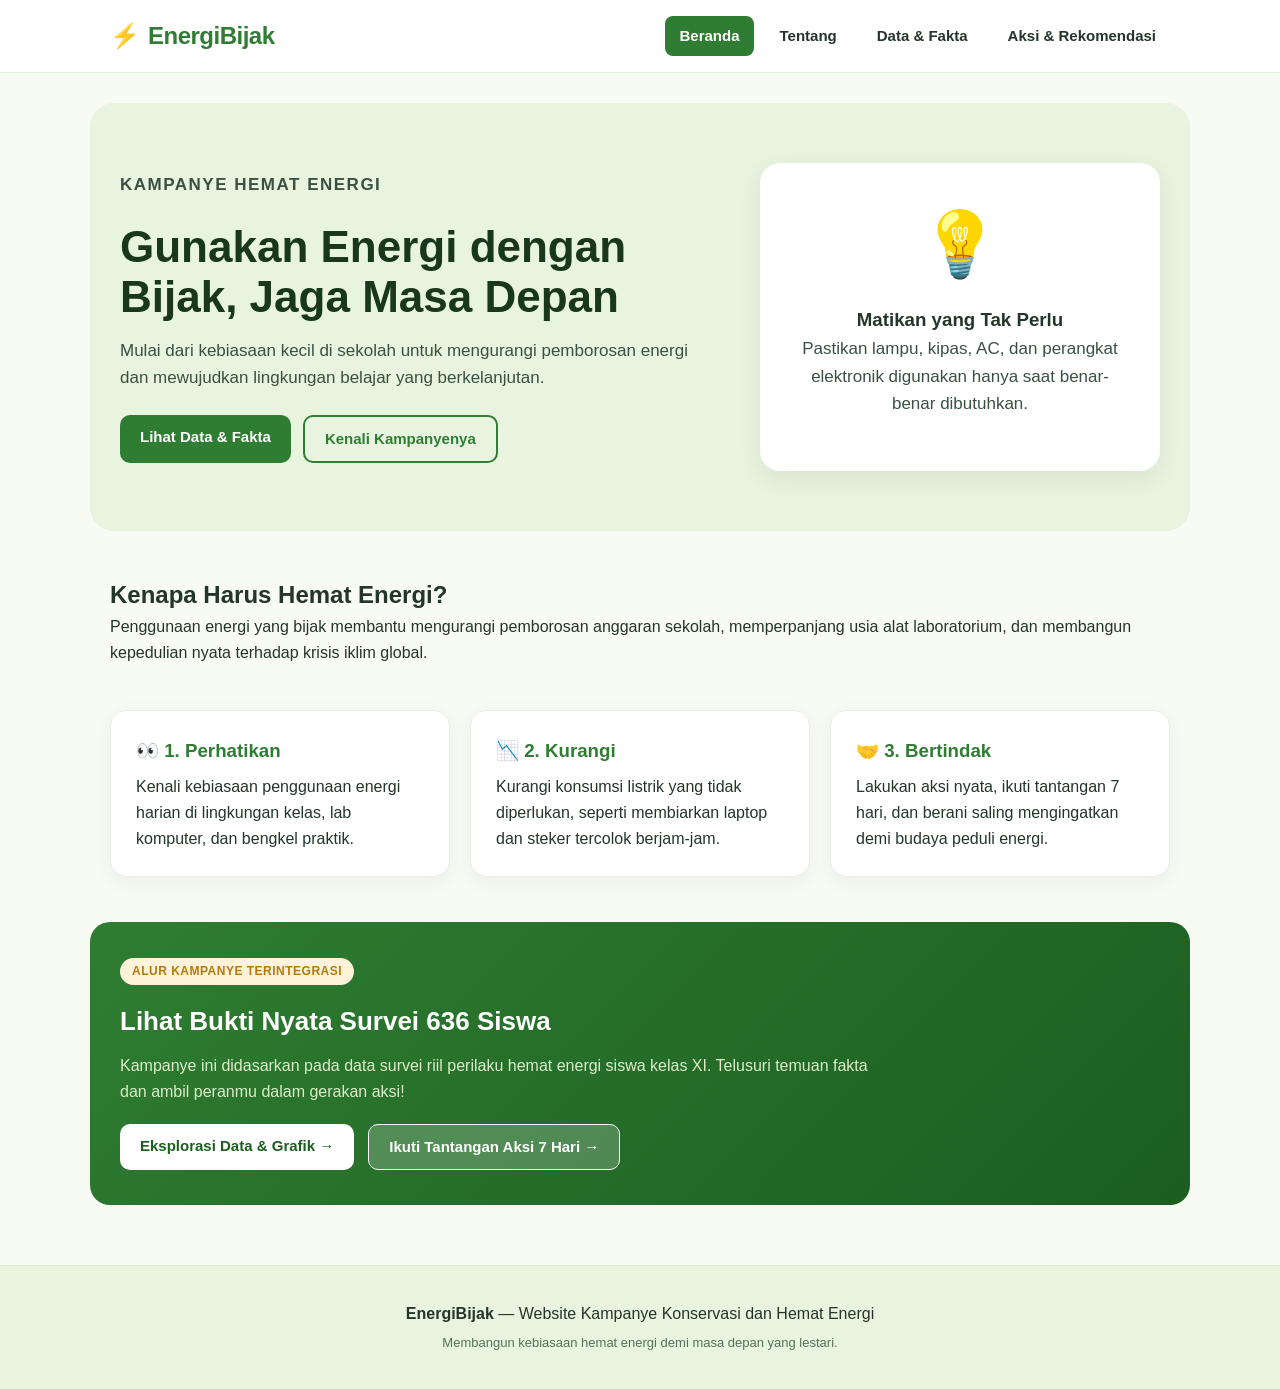
<file: index.html>
<!DOCTYPE html>
<html lang="id">
<head>
  <meta charset="UTF-8">
  <meta name="viewport" content="width=device-width, initial-scale=1.0">
  <title>Hemat Energi - Kampanye Sekolah</title>
  <link rel="stylesheet" href="css/style.css">
</head>
<body>
  <header>
    <nav class="navbar">
      <div class="brand">
        <span class="brand-icon">⚡</span>
        <h1>EnergiBijak</h1>
      </div>
      <div class="nav-links">
        <a href="index.html" class="active">Beranda</a>
        <a href="tentang.html">Tentang</a>
        <a href="data.html">Data & Fakta</a>
        <a href="aksi.html">Aksi & Rekomendasi</a>
      </div>
    </nav>
  </header>

  <main>
    <section class="hero">
      <div>
        <p class="label">KAMPANYE HEMAT ENERGI</p>
        <h2>Gunakan Energi dengan Bijak, Jaga Masa Depan</h2>
        <p>Mulai dari kebiasaan kecil di sekolah untuk mengurangi pemborosan energi dan mewujudkan lingkungan belajar yang berkelanjutan.</p>
        <div style="display: flex; gap: 12px; flex-wrap: wrap;">
          <a class="button button-primary" href="data.html">Lihat Data & Fakta</a>
          <a class="button button-outline" href="tentang.html">Kenali Kampanyenya</a>
        </div>
      </div>
      <div class="hero-card">
        <div class="lamp">💡</div>
        <h3>Matikan yang Tak Perlu</h3>
        <p>Pastikan lampu, kipas, AC, dan perangkat elektronik digunakan hanya saat benar-benar dibutuhkan.</p>
      </div>
    </section>

    <section class="intro">
      <h2>Kenapa Harus Hemat Energi?</h2>
      <p>Penggunaan energi yang bijak membantu mengurangi pemborosan anggaran sekolah, memperpanjang usia alat laboratorium, dan membangun kepedulian nyata terhadap krisis iklim global.</p>
    </section>

    <section class="cards">
      <article>
        <h3>👀 1. Perhatikan</h3>
        <p>Kenali kebiasaan penggunaan energi harian di lingkungan kelas, lab komputer, dan bengkel praktik.</p>
      </article>
      <article>
        <h3>📉 2. Kurangi</h3>
        <p>Kurangi konsumsi listrik yang tidak diperlukan, seperti membiarkan laptop dan steker tercolok berjam-jam.</p>
      </article>
      <article>
        <h3>🤝 3. Bertindak</h3>
        <p>Lakukan aksi nyata, ikuti tantangan 7 hari, dan berani saling mengingatkan demi budaya peduli energi.</p>
      </article>
    </section>

    <!-- Banner Arah Alur Kampanye -->
    <section class="action-banner" style="max-width: 1100px; margin: 40px auto; padding: 35px 30px;">
      <div class="action-banner-content">
        <span class="badge-accent">Alur Kampanye Terintegrasi</span>
        <h3>Lihat Bukti Nyata Survei 636 Siswa</h3>
        <p>Kampanye ini didasarkan pada data survei riil perilaku hemat energi siswa kelas XI. Telusuri temuan fakta dan ambil peranmu dalam gerakan aksi!</p>
        <div style="display: flex; gap: 14px; flex-wrap: wrap; margin-top: 15px;">
          <a class="button" href="data.html" style="background: white; color: #1b5e20;">Eksplorasi Data & Grafik →</a>
          <a class="button" href="aksi.html" style="background: rgba(255,255,255,0.2); color: white; border: 1px solid white;">Ikuti Tantangan Aksi 7 Hari →</a>
        </div>
      </div>
    </section>
  </main>

  <footer>
    <div class="footer-inner">
      <p><strong>EnergiBijak</strong> — Website Kampanye Konservasi dan Hemat Energi</p>
      <p class="footer-sub">Membangun kebiasaan hemat energi demi masa depan yang lestari.</p>
    </div>
  </footer>
</body>
</html>
</file>
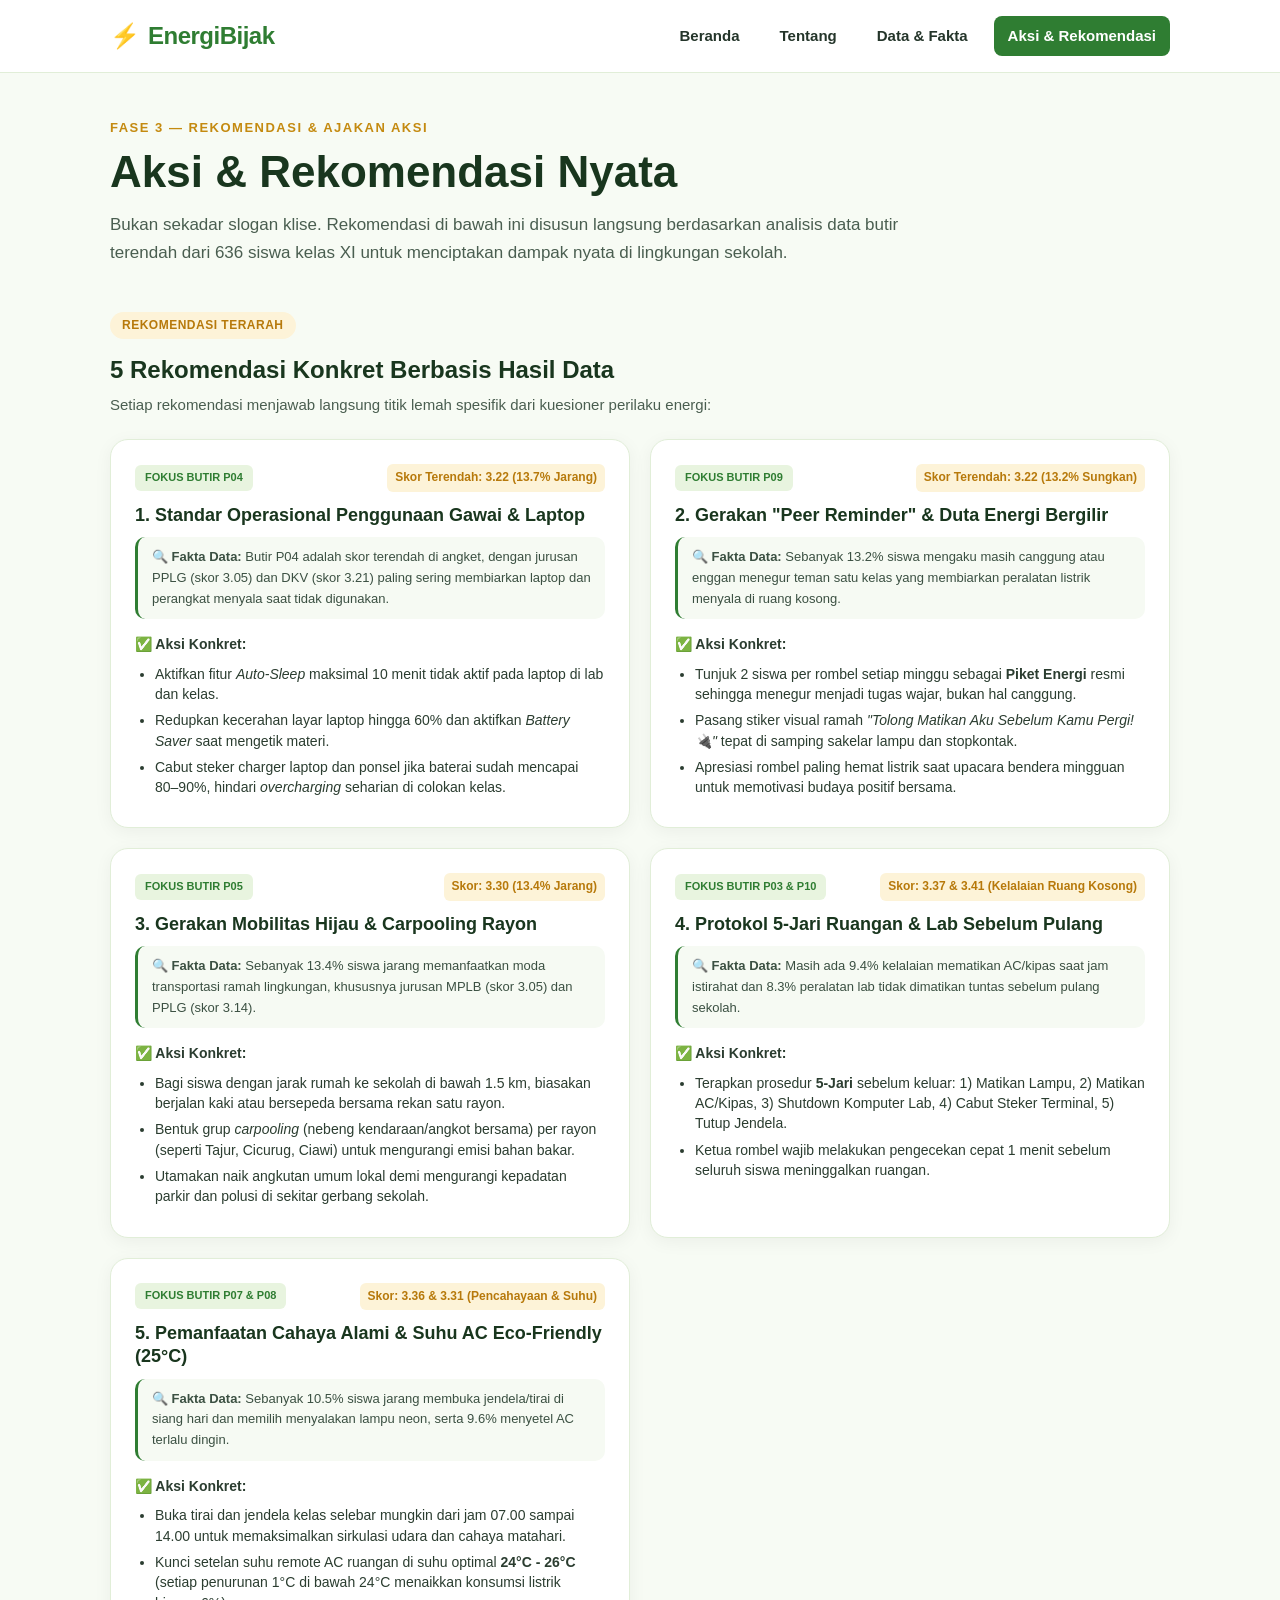
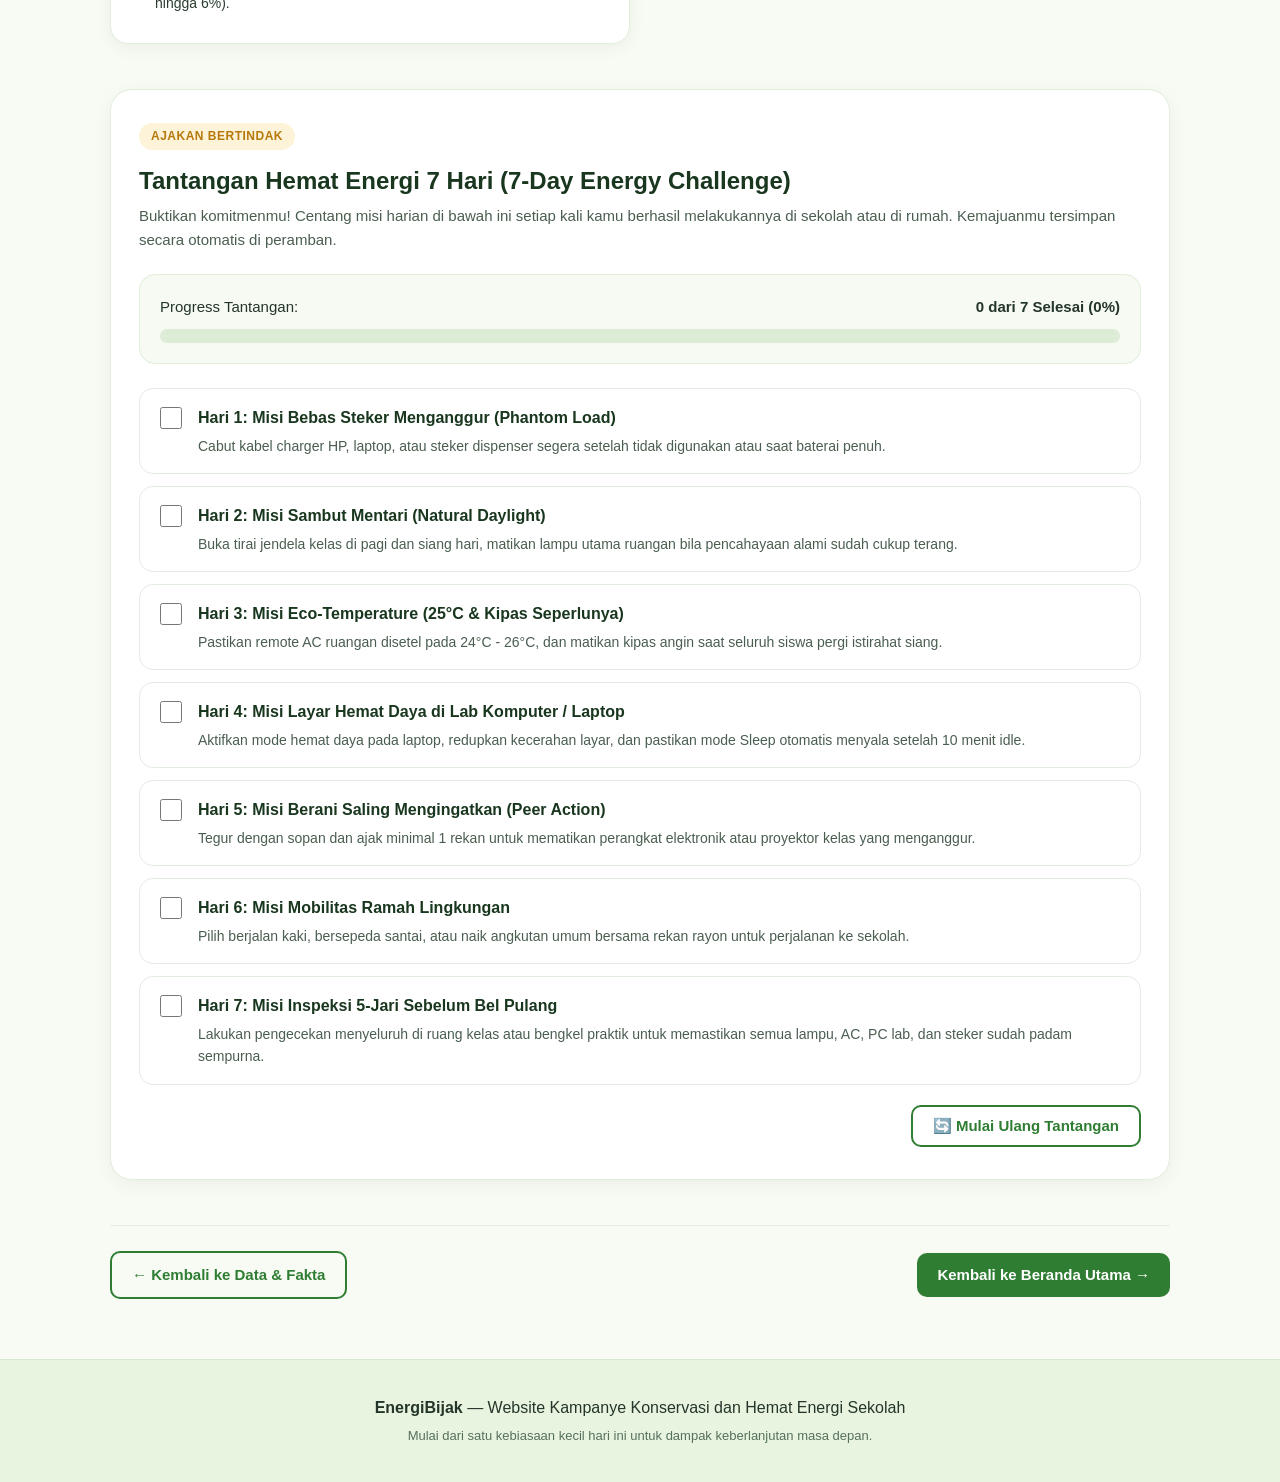
<file: aksi.html>
<!DOCTYPE html>
<html lang="id">
<head>
  <meta charset="UTF-8">
  <meta name="viewport" content="width=device-width, initial-scale=1.0">
  <title>Aksi & Rekomendasi - EnergiBijak</title>
  <link rel="stylesheet" href="css/style.css">
</head>
<body>
<header>
  <nav class="navbar">
    <div class="brand">
      <span class="brand-icon">⚡</span>
      <h1>EnergiBijak</h1>
    </div>
    <div class="nav-links">
      <a href="index.html">Beranda</a>
      <a href="tentang.html">Tentang</a>
      <a href="data.html">Data & Fakta</a>
      <a href="aksi.html" class="active">Aksi & Rekomendasi</a>
    </div>
  </nav>
</header>

<main class="page">
  <div class="page-header">
    <p class="label">FASE 3 — REKOMENDASI & AJAKAN AKSI</p>
    <h2>Aksi & Rekomendasi Nyata</h2>
    <p class="subtitle">Bukan sekadar slogan klise. Rekomendasi di bawah ini disusun langsung berdasarkan analisis data butir terendah dari 636 siswa kelas XI untuk menciptakan dampak nyata di lingkungan sekolah.</p>
  </div>

  <!-- BAGIAN 1: PENJELASAN REKOMENDASI BERBASIS TEMUAN DATA -->
  <section class="section-block">
    <div class="section-title-wrap">
      <span class="badge-accent">Rekomendasi Terarah</span>
      <h3>5 Rekomendasi Konkret Berbasis Hasil Data</h3>
      <p>Setiap rekomendasi menjawab langsung titik lemah spesifik dari kuesioner perilaku energi:</p>
    </div>

    <div class="recommendations-grid">
      <!-- Rekomendasi 1: Butir P04 -->
      <article class="recom-card">
        <div class="recom-badge-header">
          <span class="recom-code">Fokus Butir P04</span>
          <span class="recom-stat">Skor Terendah: 3.22 (13.7% Jarang)</span>
        </div>
        <h4>1. Standar Operasional Penggunaan Gawai & Laptop</h4>
        <div class="recom-data-insight">
          <strong>🔍 Fakta Data:</strong> Butir P04 adalah skor terendah di angket, dengan jurusan PPLG (skor 3.05) dan DKV (skor 3.21) paling sering membiarkan laptop dan perangkat menyala saat tidak digunakan.
        </div>
        <div class="recom-actions">
          <strong>✅ Aksi Konkret:</strong>
          <ul>
            <li>Aktifkan fitur <em>Auto-Sleep</em> maksimal 10 menit tidak aktif pada laptop di lab dan kelas.</li>
            <li>Redupkan kecerahan layar laptop hingga 60% dan aktifkan <em>Battery Saver</em> saat mengetik materi.</li>
            <li>Cabut steker charger laptop dan ponsel jika baterai sudah mencapai 80–90%, hindari <em>overcharging</em> seharian di colokan kelas.</li>
          </ul>
        </div>
      </article>

      <!-- Rekomendasi 2: Butir P09 -->
      <article class="recom-card">
        <div class="recom-badge-header">
          <span class="recom-code">Fokus Butir P09</span>
          <span class="recom-stat">Skor Terendah: 3.22 (13.2% Sungkan)</span>
        </div>
        <h4>2. Gerakan "Peer Reminder" & Duta Energi Bergilir</h4>
        <div class="recom-data-insight">
          <strong>🔍 Fakta Data:</strong> Sebanyak 13.2% siswa mengaku masih canggung atau enggan menegur teman satu kelas yang membiarkan peralatan listrik menyala di ruang kosong.
        </div>
        <div class="recom-actions">
          <strong>✅ Aksi Konkret:</strong>
          <ul>
            <li>Tunjuk 2 siswa per rombel setiap minggu sebagai <strong>Piket Energi</strong> resmi sehingga menegur menjadi tugas wajar, bukan hal canggung.</li>
            <li>Pasang stiker visual ramah <em>"Tolong Matikan Aku Sebelum Kamu Pergi! 🔌"</em> tepat di samping sakelar lampu dan stopkontak.</li>
            <li>Apresiasi rombel paling hemat listrik saat upacara bendera mingguan untuk memotivasi budaya positif bersama.</li>
          </ul>
        </div>
      </article>

      <!-- Rekomendasi 3: Butir P05 -->
      <article class="recom-card">
        <div class="recom-badge-header">
          <span class="recom-code">Fokus Butir P05</span>
          <span class="recom-stat">Skor: 3.30 (13.4% Jarang)</span>
        </div>
        <h4>3. Gerakan Mobilitas Hijau & Carpooling Rayon</h4>
        <div class="recom-data-insight">
          <strong>🔍 Fakta Data:</strong> Sebanyak 13.4% siswa jarang memanfaatkan moda transportasi ramah lingkungan, khususnya jurusan MPLB (skor 3.05) dan PPLG (skor 3.14).
        </div>
        <div class="recom-actions">
          <strong>✅ Aksi Konkret:</strong>
          <ul>
            <li>Bagi siswa dengan jarak rumah ke sekolah di bawah 1.5 km, biasakan berjalan kaki atau bersepeda bersama rekan satu rayon.</li>
            <li>Bentuk grup <em>carpooling</em> (nebeng kendaraan/angkot bersama) per rayon (seperti Tajur, Cicurug, Ciawi) untuk mengurangi emisi bahan bakar.</li>
            <li>Utamakan naik angkutan umum lokal demi mengurangi kepadatan parkir dan polusi di sekitar gerbang sekolah.</li>
          </ul>
        </div>
      </article>

      <!-- Rekomendasi 4: Butir P03 & P10 -->
      <article class="recom-card">
        <div class="recom-badge-header">
          <span class="recom-code">Fokus Butir P03 & P10</span>
          <span class="recom-stat">Skor: 3.37 & 3.41 (Kelalaian Ruang Kosong)</span>
        </div>
        <h4>4. Protokol 5-Jari Ruangan & Lab Sebelum Pulang</h4>
        <div class="recom-data-insight">
          <strong>🔍 Fakta Data:</strong> Masih ada 9.4% kelalaian mematikan AC/kipas saat jam istirahat dan 8.3% peralatan lab tidak dimatikan tuntas sebelum pulang sekolah.
        </div>
        <div class="recom-actions">
          <strong>✅ Aksi Konkret:</strong>
          <ul>
            <li>Terapkan prosedur <strong>5-Jari</strong> sebelum keluar: 1) Matikan Lampu, 2) Matikan AC/Kipas, 3) Shutdown Komputer Lab, 4) Cabut Steker Terminal, 5) Tutup Jendela.</li>
            <li>Ketua rombel wajib melakukan pengecekan cepat 1 menit sebelum seluruh siswa meninggalkan ruangan.</li>
          </ul>
        </div>
      </article>

      <!-- Rekomendasi 5: Butir P07 & P08 -->
      <article class="recom-card">
        <div class="recom-badge-header">
          <span class="recom-code">Fokus Butir P07 & P08</span>
          <span class="recom-stat">Skor: 3.36 & 3.31 (Pencahayaan & Suhu)</span>
        </div>
        <h4>5. Pemanfaatan Cahaya Alami & Suhu AC Eco-Friendly (25°C)</h4>
        <div class="recom-data-insight">
          <strong>🔍 Fakta Data:</strong> Sebanyak 10.5% siswa jarang membuka jendela/tirai di siang hari dan memilih menyalakan lampu neon, serta 9.6% menyetel AC terlalu dingin.
        </div>
        <div class="recom-actions">
          <strong>✅ Aksi Konkret:</strong>
          <ul>
            <li>Buka tirai dan jendela kelas selebar mungkin dari jam 07.00 sampai 14.00 untuk memaksimalkan sirkulasi udara dan cahaya matahari.</li>
            <li>Kunci setelan suhu remote AC ruangan di suhu optimal <strong>24°C - 26°C</strong> (setiap penurunan 1°C di bawah 24°C menaikkan konsumsi listrik hingga 6%).</li>
          </ul>
        </div>
      </article>
    </div>
  </section>

  <!-- BAGIAN 2: AJAKAN BERTINDAK 1 (TANTANGAN 7 HARI) -->
  <section class="section-block challenge-section">
    <div class="section-title-wrap">
      <span class="badge-accent">Ajakan Bertindak</span>
      <h3>Tantangan Hemat Energi 7 Hari (7-Day Energy Challenge)</h3>
      <p>Buktikan komitmenmu! Centang misi harian di bawah ini setiap kali kamu berhasil melakukannya di sekolah atau di rumah. Kemajuanmu tersimpan secara otomatis di peramban.</p>
    </div>

    <!-- Progress Bar Interaktif -->
    <div class="progress-box">
      <div class="progress-header">
        <span>Progress Tantangan:</span>
        <strong id="challengeProgressText">0 dari 7 Selesai (0%)</strong>
      </div>
      <div class="progress-track">
        <div id="challengeProgressBar" class="progress-fill" style="width: 0%;"></div>
      </div>
      <div id="challengeCongrats" class="congrats-card" style="display: none;">
        🎉 <strong>Luar Biasa!</strong> Kamu telah menyelesaikan seluruh 7 tantangan hemat energi! Kamu resmi menjadi Pahlawan Energi Sekolah!
      </div>
    </div>

    <!-- Daftar Misi Harian -->
    <div class="challenge-list">
      <div class="challenge-card">
        <label class="challenge-label">
          <input type="checkbox" class="challenge-checkbox">
          <div class="challenge-info">
            <strong>Hari 1: Misi Bebas Steker Menganggur (Phantom Load)</strong>
            <p>Cabut kabel charger HP, laptop, atau steker dispenser segera setelah tidak digunakan atau saat baterai penuh.</p>
          </div>
        </label>
      </div>

      <div class="challenge-card">
        <label class="challenge-label">
          <input type="checkbox" class="challenge-checkbox">
          <div class="challenge-info">
            <strong>Hari 2: Misi Sambut Mentari (Natural Daylight)</strong>
            <p>Buka tirai jendela kelas di pagi dan siang hari, matikan lampu utama ruangan bila pencahayaan alami sudah cukup terang.</p>
          </div>
        </label>
      </div>

      <div class="challenge-card">
        <label class="challenge-label">
          <input type="checkbox" class="challenge-checkbox">
          <div class="challenge-info">
            <strong>Hari 3: Misi Eco-Temperature (25°C & Kipas Seperlunya)</strong>
            <p>Pastikan remote AC ruangan disetel pada 24°C - 26°C, dan matikan kipas angin saat seluruh siswa pergi istirahat siang.</p>
          </div>
        </label>
      </div>

      <div class="challenge-card">
        <label class="challenge-label">
          <input type="checkbox" class="challenge-checkbox">
          <div class="challenge-info">
            <strong>Hari 4: Misi Layar Hemat Daya di Lab Komputer / Laptop</strong>
            <p>Aktifkan mode hemat daya pada laptop, redupkan kecerahan layar, dan pastikan mode Sleep otomatis menyala setelah 10 menit idle.</p>
          </div>
        </label>
      </div>

      <div class="challenge-card">
        <label class="challenge-label">
          <input type="checkbox" class="challenge-checkbox">
          <div class="challenge-info">
            <strong>Hari 5: Misi Berani Saling Mengingatkan (Peer Action)</strong>
            <p>Tegur dengan sopan dan ajak minimal 1 rekan untuk mematikan perangkat elektronik atau proyektor kelas yang menganggur.</p>
          </div>
        </label>
      </div>

      <div class="challenge-card">
        <label class="challenge-label">
          <input type="checkbox" class="challenge-checkbox">
          <div class="challenge-info">
            <strong>Hari 6: Misi Mobilitas Ramah Lingkungan</strong>
            <p>Pilih berjalan kaki, bersepeda santai, atau naik angkutan umum bersama rekan rayon untuk perjalanan ke sekolah.</p>
          </div>
        </label>
      </div>

      <div class="challenge-card">
        <label class="challenge-label">
          <input type="checkbox" class="challenge-checkbox">
          <div class="challenge-info">
            <strong>Hari 7: Misi Inspeksi 5-Jari Sebelum Bel Pulang</strong>
            <p>Lakukan pengecekan menyeluruh di ruang kelas atau bengkel praktik untuk memastikan semua lampu, AC, PC lab, dan steker sudah padam sempurna.</p>
          </div>
        </label>
      </div>
    </div>

    <div class="challenge-footer">
      <button id="resetChallengeBtn" class="button button-outline" type="button">🔄 Mulai Ulang Tantangan</button>
    </div>
  </section>

  <!-- Navigasi Alur Kampanye -->
  <div class="flow-nav">
    <a href="data.html" class="button button-outline">← Kembali ke Data & Fakta</a>
    <a href="index.html" class="button button-primary">Kembali ke Beranda Utama →</a>
  </div>
</main>

<footer>
  <div class="footer-inner">
    <p><strong>EnergiBijak</strong> — Website Kampanye Konservasi dan Hemat Energi Sekolah</p>
    <p class="footer-sub">Mulai dari satu kebiasaan kecil hari ini untuk dampak keberlanjutan masa depan.</p>
  </div>
</footer>

<script src="js/script.js"></script>
</body>
</html>
</file>
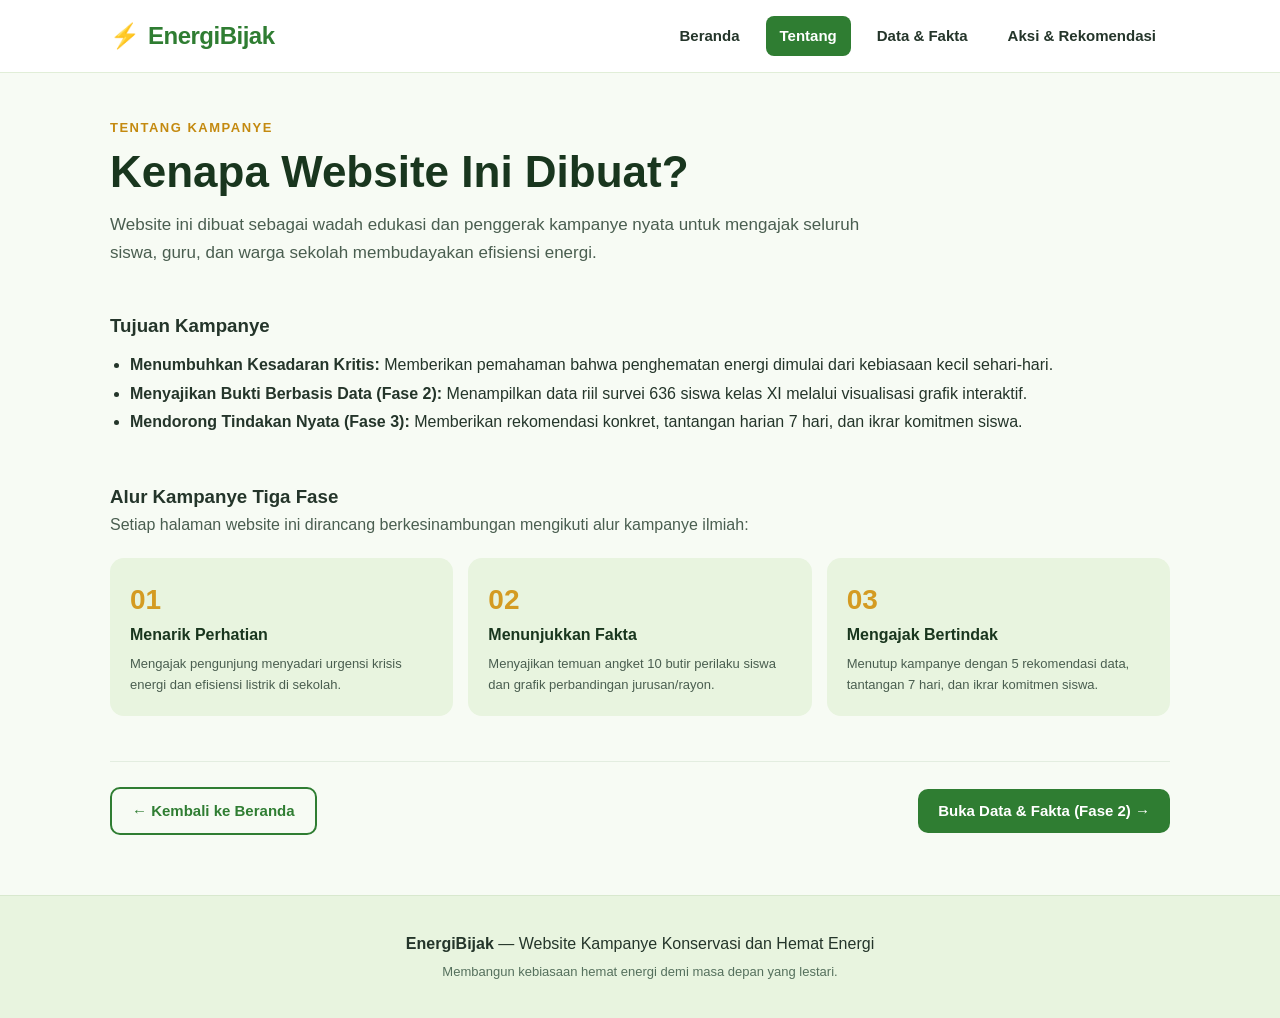
<file: tentang.html>
<!DOCTYPE html>
<html lang="id">
<head>
  <meta charset="UTF-8">
  <meta name="viewport" content="width=device-width, initial-scale=1.0">
  <title>Tentang - EnergiBijak</title>
  <link rel="stylesheet" href="css/style.css">
</head>
<body>
<header>
  <nav class="navbar">
    <div class="brand">
      <span class="brand-icon">⚡</span>
      <h1>EnergiBijak</h1>
    </div>
    <div class="nav-links">
      <a href="index.html">Beranda</a>
      <a href="tentang.html" class="active">Tentang</a>
      <a href="data.html">Data & Fakta</a>
      <a href="aksi.html">Aksi & Rekomendasi</a>
    </div>
  </nav>
</header>

<main class="page">
  <div class="page-header">
    <p class="label">TENTANG KAMPANYE</p>
    <h2>Kenapa Website Ini Dibuat?</h2>
    <p class="subtitle">Website ini dibuat sebagai wadah edukasi dan penggerak kampanye nyata untuk mengajak seluruh siswa, guru, dan warga sekolah membudayakan efisiensi energi.</p>
  </div>

  <section class="section-block">
    <h3>Tujuan Kampanye</h3>
    <ul style="padding-left: 20px; margin-top: 10px; line-height: 1.8;">
      <li><strong>Menumbuhkan Kesadaran Kritis:</strong> Memberikan pemahaman bahwa penghematan energi dimulai dari kebiasaan kecil sehari-hari.</li>
      <li><strong>Menyajikan Bukti Berbasis Data (Fase 2):</strong> Menampilkan data riil survei 636 siswa kelas XI melalui visualisasi grafik interaktif.</li>
      <li><strong>Mendorong Tindakan Nyata (Fase 3):</strong> Memberikan rekomendasi konkret, tantangan harian 7 hari, dan ikrar komitmen siswa.</li>
    </ul>
  </section>

  <section class="section-block">
    <h3>Alur Kampanye Tiga Fase</h3>
    <p style="margin-bottom: 15px; color: #4a5e50;">Setiap halaman website ini dirancang berkesinambungan mengikuti alur kampanye ilmiah:</p>
    <div class="steps">
      <div>
        <b>01</b>
        <span>Menarik Perhatian</span>
        <p style="font-size: 13px; color: #4a5e50; margin-top: 6px;">Mengajak pengunjung menyadari urgensi krisis energi dan efisiensi listrik di sekolah.</p>
      </div>
      <div>
        <b>02</b>
        <span>Menunjukkan Fakta</span>
        <p style="font-size: 13px; color: #4a5e50; margin-top: 6px;">Menyajikan temuan angket 10 butir perilaku siswa dan grafik perbandingan jurusan/rayon.</p>
      </div>
      <div>
        <b>03</b>
        <span>Mengajak Bertindak</span>
        <p style="font-size: 13px; color: #4a5e50; margin-top: 6px;">Menutup kampanye dengan 5 rekomendasi data, tantangan 7 hari, dan ikrar komitmen siswa.</p>
      </div>
    </div>
  </section>

  <div class="flow-nav">
    <a href="index.html" class="button button-outline">← Kembali ke Beranda</a>
    <a href="data.html" class="button button-primary">Buka Data & Fakta (Fase 2) →</a>
  </div>
</main>

<footer>
  <div class="footer-inner">
    <p><strong>EnergiBijak</strong> — Website Kampanye Konservasi dan Hemat Energi</p>
    <p class="footer-sub">Membangun kebiasaan hemat energi demi masa depan yang lestari.</p>
  </div>
</footer>
</body>
</html>
</file>
<file: css/style.css>
/* ========================================================
   ENERGI BIJAK - STYLESHEET RESMI
   Kampanye Konservasi dan Hemat Energi Sekolah
   ======================================================== */

* {
  box-sizing: border-box;
  margin: 0;
  padding: 0;
}

body {
  font-family: 'Segoe UI', -apple-system, BlinkMacSystemFont, Roboto, Oxygen, Ubuntu, Cantarell, sans-serif;
  line-height: 1.6;
  color: #24352a;
  background: #f7fbf4;
}

/* --- HEADER & NAVBAR --- */
header {
  background: #ffffff;
  border-bottom: 1px solid #e1eed8;
  position: sticky;
  top: 0;
  z-index: 100;
}

.navbar {
  max-width: 1100px;
  margin: auto;
  padding: 16px 20px;
  display: flex;
  justify-content: space-between;
  align-items: center;
  gap: 20px;
}

.brand {
  display: flex;
  align-items: center;
  gap: 8px;
}

.brand-icon {
  font-size: 24px;
}

.navbar h1 {
  color: #2f7d32;
  font-size: 24px;
  font-weight: 800;
  letter-spacing: -0.5px;
}

.nav-links {
  display: flex;
  gap: 12px;
  flex-wrap: wrap;
}

.nav-links a {
  color: #24352a;
  text-decoration: none;
  font-weight: 600;
  font-size: 15px;
  padding: 8px 14px;
  border-radius: 8px;
  transition: all 0.2s ease;
}

.nav-links a:hover {
  color: #2f7d32;
  background: #eef8ea;
}

.nav-links a.active {
  color: #ffffff;
  background: #2f7d32;
}

/* --- BUTTONS --- */
.button {
  display: inline-block;
  padding: 10px 20px;
  border-radius: 10px;
  font-weight: 700;
  text-decoration: none;
  font-size: 15px;
  cursor: pointer;
  border: none;
  transition: all 0.2s ease;
}

.button-primary {
  background: #2f7d32;
  color: #ffffff;
}

.button-primary:hover {
  background: #256627;
  transform: translateY(-1px);
}

.button-outline {
  background: transparent;
  color: #2f7d32;
  border: 2px solid #2f7d32;
}

.button-outline:hover {
  background: #eef8ea;
}

.full-btn {
  width: 100%;
  text-align: center;
  margin-top: 10px;
}

/* --- LABELS & BADGES --- */
.label {
  color: #c48a10;
  font-weight: 800;
  letter-spacing: 1.5px;
  font-size: 13px;
  text-transform: uppercase;
  margin-bottom: 8px;
}

.badge-accent {
  display: inline-block;
  background: #fdf3d8;
  color: #b7790b;
  font-weight: 700;
  font-size: 12px;
  padding: 4px 12px;
  border-radius: 20px;
  letter-spacing: 0.5px;
  text-transform: uppercase;
  margin-bottom: 8px;
}

.badge-pill {
  background: #2f7d32;
  color: white;
  font-size: 11px;
  font-weight: 700;
  padding: 3px 10px;
  border-radius: 12px;
  text-transform: uppercase;
}

.badge-rombel {
  background: #e8f4df;
  color: #2f7d32;
  font-size: 12px;
  font-weight: 700;
  padding: 3px 8px;
  border-radius: 6px;
}

/* --- HERO & INTRO (BERANDA) --- */
.hero {
  max-width: 1100px;
  margin: 30px auto;
  padding: 60px 30px;
  display: grid;
  grid-template-columns: 1.5fr 1fr;
  gap: 40px;
  align-items: center;
  background: #e8f4df;
  border-radius: 24px;
}

.hero h2,
.page h2 {
  font-size: clamp(28px, 4.5vw, 44px);
  line-height: 1.15;
  margin-bottom: 14px;
  color: #19361e;
  font-weight: 800;
}

.hero p {
  margin-bottom: 24px;
  font-size: 17px;
  color: #3b5042;
}

.hero-card {
  background: white;
  padding: 30px;
  border-radius: 20px;
  box-shadow: 0 8px 25px rgba(0, 0, 0, 0.07);
  text-align: center;
}

.lamp {
  font-size: 64px;
  margin-bottom: 10px;
}

.intro,
.cards,
.page {
  max-width: 1100px;
  margin: 45px auto;
  padding: 0 20px;
}

.page-header {
  margin-bottom: 30px;
}

.page-header .subtitle {
  font-size: 17px;
  color: #4a5e50;
  max-width: 800px;
}

.cards {
  display: grid;
  grid-template-columns: repeat(3, 1fr);
  gap: 20px;
}

.cards article {
  background: white;
  padding: 25px;
  border-radius: 16px;
  box-shadow: 0 5px 20px rgba(0, 0, 0, 0.05);
  border: 1px solid #e7f0e3;
}

.cards article h3 {
  color: #2f7d32;
  margin-bottom: 8px;
}

/* --- STATS SUMMARY GRID --- */
.stats-grid {
  display: grid;
  grid-template-columns: repeat(4, 1fr);
  gap: 16px;
  margin-bottom: 30px;
}

.stat-card {
  background: #ffffff;
  padding: 20px 18px;
  border-radius: 16px;
  box-shadow: 0 4px 15px rgba(0, 0, 0, 0.04);
  border: 1px solid #e1eed8;
  display: flex;
  align-items: center;
  gap: 14px;
}

.stat-icon {
  font-size: 32px;
  background: #e8f4df;
  width: 54px;
  height: 54px;
  display: flex;
  align-items: center;
  justify-content: center;
  border-radius: 14px;
  flex-shrink: 0;
}

.stat-info h3 {
  font-size: 20px;
  font-weight: 800;
  color: #19361e;
  line-height: 1.2;
}

.stat-info p {
  font-size: 13px;
  color: #607666;
  margin-top: 3px;
}

/* --- CHART CARDS & CONTAINERS --- */
.chart-card {
  background: #ffffff;
  padding: 26px;
  border-radius: 18px;
  box-shadow: 0 4px 18px rgba(0, 0, 0, 0.05);
  border: 1px solid #e3ede0;
  margin-bottom: 28px;
}

.chart-header {
  display: flex;
  justify-content: space-between;
  align-items: center;
  flex-wrap: wrap;
  gap: 12px;
  margin-bottom: 18px;
}

.chart-title-wrap {
  display: flex;
  align-items: center;
  gap: 10px;
}

.chart-badge {
  background: #e8f4df;
  color: #2f7d32;
  font-size: 12px;
  font-weight: 800;
  padding: 4px 10px;
  border-radius: 6px;
}

.chart-card h3 {
  font-size: 18px;
  color: #19361e;
  font-weight: 700;
}

.chart-legend-hint {
  font-size: 12px;
  color: #b7790b;
  font-weight: 600;
  background: #fdf3d8;
  padding: 4px 10px;
  border-radius: 6px;
}

.chart-container {
  position: relative;
  width: 100%;
}

.chart-note {
  margin-top: 16px;
  padding: 12px 16px;
  background: #f4f9f1;
  border-left: 4px solid #2f7d32;
  border-radius: 0 10px 10px 0;
  font-size: 14px;
  line-height: 1.5;
  color: #3b5042;
}

.charts-two-col {
  display: grid;
  grid-template-columns: 1fr 1fr;
  gap: 24px;
}

/* --- BANNER AKSI --- */
.action-banner {
  background: linear-gradient(135deg, #2f7d32, #1b5e20);
  color: white;
  padding: 36px 30px;
  border-radius: 20px;
  margin-top: 20px;
}

.action-banner h3 {
  font-size: 26px;
  color: white;
  margin: 8px 0 10px;
}

.action-banner p {
  color: #dcedc8;
  font-size: 16px;
  max-width: 750px;
  margin-bottom: 20px;
}

.action-banner .button {
  background: #ffffff;
  color: #1b5e20;
}

.action-banner .button:hover {
  background: #f1f8e9;
}

/* --- SECTION BLOCKS (FASE 3) --- */
.section-block {
  margin-top: 45px;
  margin-bottom: 45px;
}

.section-title-wrap {
  margin-bottom: 22px;
}

.section-title-wrap h3 {
  font-size: 24px;
  color: #19361e;
  font-weight: 800;
  margin-top: 4px;
}

.section-title-wrap p {
  color: #4a5e50;
  font-size: 15px;
  margin-top: 4px;
}

/* --- RECOMMENDATIONS GRID --- */
.recommendations-grid {
  display: grid;
  grid-template-columns: repeat(2, 1fr);
  gap: 20px;
}

.recom-card {
  background: #ffffff;
  border-radius: 18px;
  padding: 24px;
  box-shadow: 0 4px 18px rgba(0, 0, 0, 0.05);
  border: 1px solid #e1eed8;
  display: flex;
  flex-direction: column;
}

.recom-badge-header {
  display: flex;
  justify-content: space-between;
  align-items: center;
  flex-wrap: wrap;
  gap: 8px;
  margin-bottom: 12px;
}

.recom-code {
  background: #e8f4df;
  color: #2f7d32;
  font-size: 11px;
  font-weight: 800;
  padding: 4px 10px;
  border-radius: 6px;
  text-transform: uppercase;
}

.recom-stat {
  font-size: 12px;
  color: #b7790b;
  font-weight: 700;
  background: #fdf3d8;
  padding: 4px 8px;
  border-radius: 6px;
}

.recom-card h4 {
  font-size: 18px;
  color: #19361e;
  margin-bottom: 10px;
  line-height: 1.3;
}

.recom-data-insight {
  background: #f6faf3;
  padding: 10px 14px;
  border-radius: 10px;
  font-size: 13px;
  color: #3b5042;
  margin-bottom: 14px;
  border-left: 3px solid #2f7d32;
}

.recom-actions {
  font-size: 14px;
  color: #2b3d30;
  flex-grow: 1;
}

.recom-actions ul {
  padding-left: 20px;
  margin-top: 8px;
}

.recom-actions li {
  margin-bottom: 6px;
  line-height: 1.45;
}

/* --- 7-DAY CHALLENGE TRACKER --- */
.challenge-section {
  background: #ffffff;
  padding: 32px 28px;
  border-radius: 22px;
  box-shadow: 0 5px 20px rgba(0, 0, 0, 0.05);
  border: 1px solid #e1eed8;
}

.progress-box {
  background: #f6faf3;
  padding: 20px;
  border-radius: 16px;
  margin-bottom: 24px;
  border: 1px solid #e1eed8;
}

.progress-header {
  display: flex;
  justify-content: space-between;
  align-items: center;
  font-size: 15px;
  margin-bottom: 10px;
}

.progress-track {
  width: 100%;
  height: 14px;
  background: #ddecd6;
  border-radius: 10px;
  overflow: hidden;
}

.progress-fill {
  height: 100%;
  background: linear-gradient(90deg, #43a047, #2f7d32);
  border-radius: 10px;
  transition: width 0.4s ease;
}

.congrats-card {
  margin-top: 14px;
  padding: 12px 18px;
  background: #e8f5e9;
  border: 1px solid #81c784;
  border-radius: 10px;
  color: #1b5e20;
  font-size: 14px;
}

.challenge-list {
  display: flex;
  flex-direction: column;
  gap: 12px;
}

.challenge-card {
  background: #ffffff;
  border: 1px solid #e3ece0;
  border-radius: 14px;
  padding: 16px 20px;
  transition: all 0.2s ease;
}

.challenge-card:hover {
  border-color: #a5d6a7;
  background: #fbfdfa;
}

.challenge-card.completed {
  background: #eef8ea;
  border-color: #81c784;
}

.challenge-card.completed .challenge-info strong {
  text-decoration: line-through;
  color: #55705d;
}

.challenge-label {
  display: flex;
  align-items: flex-start;
  gap: 16px;
  cursor: pointer;
}

.challenge-checkbox {
  width: 22px;
  height: 22px;
  margin-top: 2px;
  accent-color: #2f7d32;
  cursor: pointer;
  flex-shrink: 0;
}

.challenge-info strong {
  display: block;
  font-size: 16px;
  color: #19361e;
  margin-bottom: 4px;
}

.challenge-info p {
  font-size: 14px;
  color: #4a5e50;
  margin: 0;
}

.challenge-footer {
  margin-top: 20px;
  text-align: right;
}

/* --- COMMITMENT FORM & FEED (FASE 3) --- */
.commitment-section {
  margin-top: 45px;
}

.commitment-grid {
  display: grid;
  grid-template-columns: 1fr 1fr;
  gap: 24px;
}

.commitment-form-box {
  background: #ffffff;
  padding: 26px;
  border-radius: 20px;
  box-shadow: 0 4px 18px rgba(0, 0, 0, 0.05);
  border: 1px solid #e1eed8;
}

.form-group {
  margin-bottom: 16px;
}

.form-group label {
  display: block;
  font-size: 14px;
  font-weight: 700;
  color: #24352a;
  margin-bottom: 6px;
}

.form-control {
  width: 100%;
  padding: 11px 14px;
  border: 1px solid #c8d8c2;
  border-radius: 10px;
  font-size: 14px;
  font-family: inherit;
  color: #24352a;
  background: #fdfefd;
  transition: border-color 0.2s ease;
}

.form-control:focus {
  outline: none;
  border-color: #2f7d32;
  box-shadow: 0 0 0 3px rgba(47, 125, 50, 0.15);
}

.alert-success {
  margin-top: 14px;
  padding: 12px 16px;
  background: #e8f5e9;
  border: 1px solid #81c784;
  border-radius: 10px;
  color: #1b5e20;
  font-size: 14px;
}

.commitment-feed-box {
  background: #ffffff;
  padding: 26px;
  border-radius: 20px;
  box-shadow: 0 4px 18px rgba(0, 0, 0, 0.05);
  border: 1px solid #e1eed8;
  display: flex;
  flex-direction: column;
}

.feed-header {
  display: flex;
  justify-content: space-between;
  align-items: center;
  margin-bottom: 16px;
  padding-bottom: 12px;
  border-bottom: 1px solid #edf4ea;
}

.feed-header h4 {
  font-size: 17px;
  color: #19361e;
}

.commitment-list {
  display: flex;
  flex-direction: column;
  gap: 12px;
  max-height: 380px;
  overflow-y: auto;
  padding-right: 6px;
}

.commitment-card {
  background: #f7faf5;
  border-radius: 12px;
  padding: 14px 16px;
  border: 1px solid #e3ede0;
}

.commitment-card-header {
  display: flex;
  justify-content: space-between;
  align-items: center;
  margin-bottom: 6px;
}

.commitment-card-header strong {
  font-size: 15px;
  color: #19361e;
}

.commitment-text {
  font-size: 13.5px;
  color: #384c3e;
  font-style: italic;
  margin-bottom: 6px;
}

.commitment-time {
  font-size: 11px;
  color: #7b9181;
}

/* --- ENERGY CALCULATOR --- */
.calc-card {
  background: #ffffff;
  padding: 30px;
  border-radius: 22px;
  box-shadow: 0 5px 20px rgba(0, 0, 0, 0.05);
  border: 1px solid #e1eed8;
}

.calc-sliders {
  display: grid;
  grid-template-columns: 1fr 1fr;
  gap: 24px;
  margin-bottom: 28px;
}

.slider-group label {
  display: flex;
  justify-content: space-between;
  align-items: center;
  font-size: 14px;
  font-weight: 600;
  margin-bottom: 10px;
}

.slider-group strong {
  color: #2f7d32;
  font-size: 15px;
}

.range-slider {
  width: 100%;
  height: 8px;
  accent-color: #2f7d32;
  cursor: pointer;
}

.calc-results-grid {
  display: grid;
  grid-template-columns: repeat(3, 1fr);
  gap: 18px;
  margin-bottom: 16px;
}

.calc-result-item {
  background: #e8f4df;
  padding: 22px 18px;
  border-radius: 16px;
  text-align: center;
}

.calc-result-icon {
  font-size: 30px;
  display: block;
  margin-bottom: 6px;
}

.calc-result-item h4 {
  font-size: 24px;
  color: #19361e;
  font-weight: 800;
  margin-bottom: 4px;
}

.calc-result-item p {
  font-size: 13px;
  color: #4a5e50;
  font-weight: 600;
}

.calc-note {
  font-size: 12px;
  color: #778d7e;
  text-align: center;
}

/* --- FLOW NAV --- */
.flow-nav {
  display: flex;
  justify-content: space-between;
  align-items: center;
  flex-wrap: wrap;
  gap: 16px;
  margin-top: 40px;
  padding-top: 25px;
  border-top: 1px solid #e3ede0;
}

/* --- STEPS (TENTANG) --- */
.steps {
  display: flex;
  gap: 15px;
  flex-wrap: wrap;
  margin-top: 20px;
}

.steps div {
  background: #e8f4df;
  padding: 20px;
  border-radius: 14px;
  min-width: 180px;
  flex: 1;
}

.steps b {
  display: block;
  font-size: 28px;
  color: #d49b22;
}

.steps span {
  font-weight: 700;
  color: #19361e;
}

/* --- FOOTER --- */
footer {
  background: #e8f4df;
  padding: 35px 20px;
  margin-top: 60px;
  border-top: 1px solid #d8e8ce;
}

.footer-inner {
  max-width: 1100px;
  margin: auto;
  text-align: center;
}

.footer-sub {
  font-size: 13px;
  color: #55705d;
  margin-top: 6px;
}

/* --- RESPONSIVE MEDIA QUERIES --- */
@media (max-width: 900px) {
  .stats-grid {
    grid-template-columns: repeat(2, 1fr);
  }

  .charts-two-col,
  .recommendations-grid,
  .commitment-grid,
  .calc-sliders {
    grid-template-columns: 1fr;
  }

  .calc-results-grid {
    grid-template-columns: 1fr;
  }
}

@media (max-width: 750px) {
  .navbar {
    align-items: flex-start;
    flex-direction: column;
    gap: 12px;
  }

  .nav-links {
    width: 100%;
    justify-content: space-between;
  }

  .hero {
    grid-template-columns: 1fr;
    margin: 15px;
    padding: 35px 20px;
  }

  .cards {
    grid-template-columns: 1fr;
  }

  .stats-grid {
    grid-template-columns: 1fr;
  }

  .page {
    margin-top: 25px;
  }

  .flow-nav {
    flex-direction: column;
    align-items: stretch;
  }

  .flow-nav .button {
    text-align: center;
  }
}
</file>
